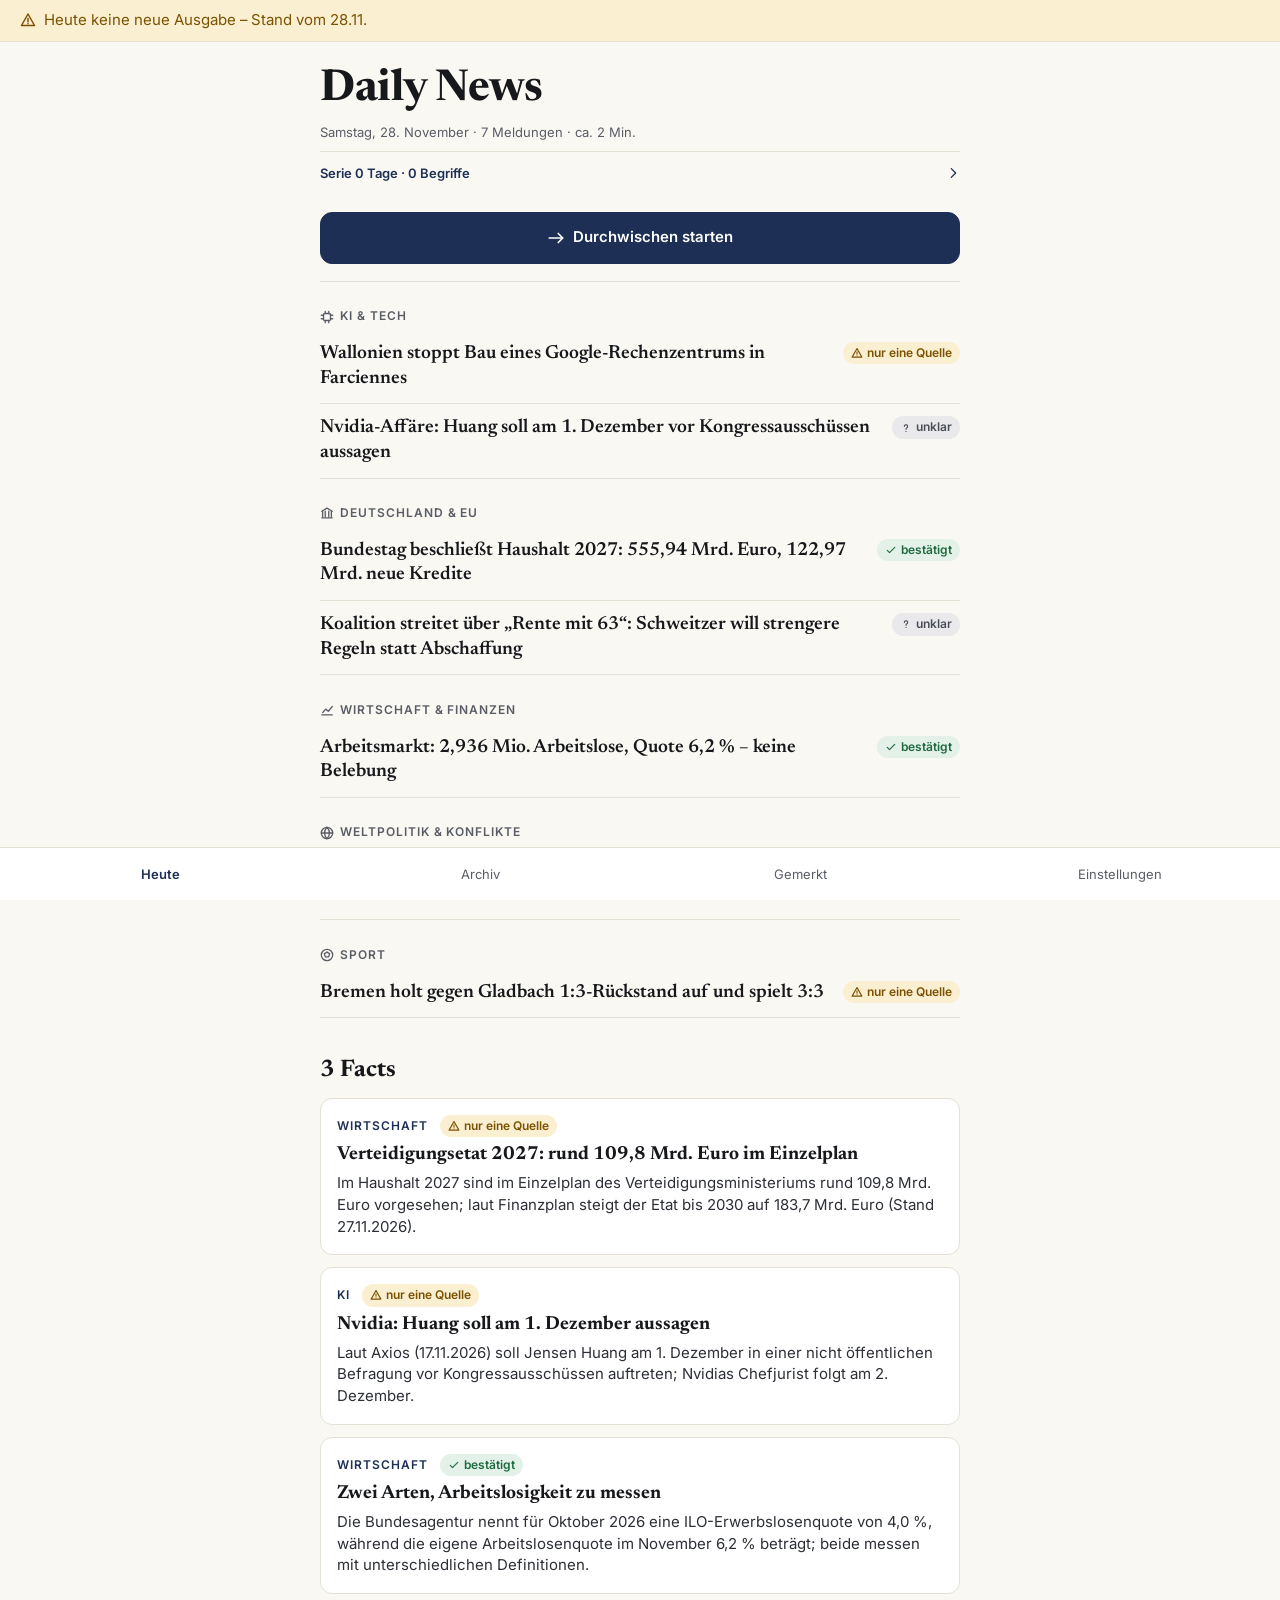
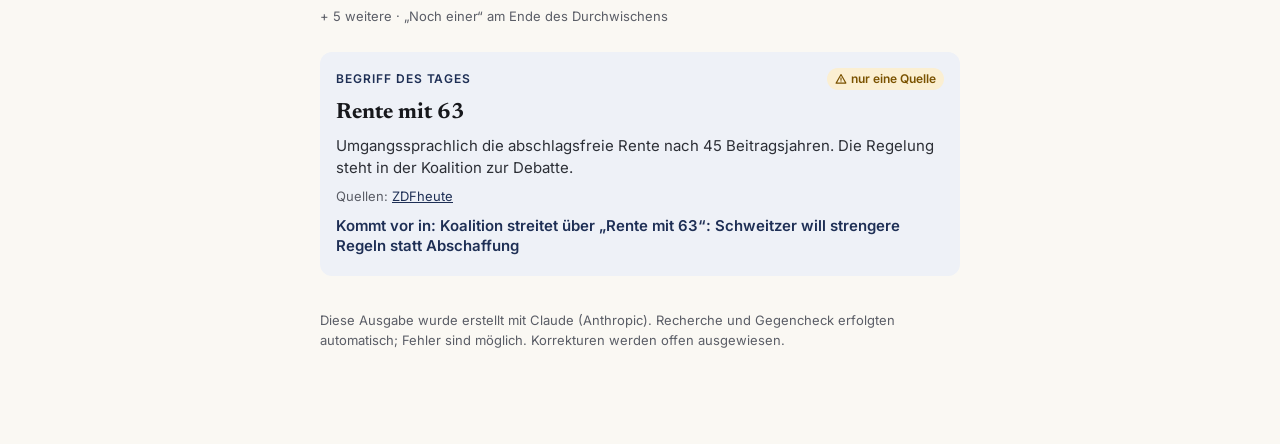
<file: index.html>
<!DOCTYPE html>
<html lang="de">
<head>
  <meta charset="utf-8">
  <meta name="viewport" content="width=device-width, initial-scale=1, viewport-fit=cover">
  <title>Daily News</title>
  <meta name="theme-color" content="#FAF8F3">
  <meta name="apple-mobile-web-app-capable" content="yes">
  <meta name="apple-mobile-web-app-status-bar-style" content="default">
  <meta name="apple-mobile-web-app-title" content="Daily News">
  <link rel="apple-touch-icon" href="icons/icon-180.png">
  <link rel="icon" href="icons/icon.svg" type="image/svg+xml">
  <link rel="manifest" href="manifest.webmanifest">
  <link rel="preload" href="schriften/newsreader-latin-opsz.woff2" as="font" type="font/woff2" crossorigin>
  <link rel="preload" href="schriften/inter-latin-wght.woff2" as="font" type="font/woff2" crossorigin>
  <link rel="stylesheet" href="style.css">
</head>
<body>
  <div id="hinweise" aria-live="polite"></div>
  <main id="inhalt">
    <p class="laden">Lädt …</p>
  </main>
  <nav class="navi" aria-label="Navigation">
    <button class="aktiv" aria-current="page" data-tab="heute">Heute</button>
    <button data-tab="archiv">Archiv</button>
    <button data-tab="gemerkt">Gemerkt</button>
    <button data-tab="einstellungen">Einstellungen</button>
  </nav>
  <div id="wisch" class="wisch" hidden role="dialog" aria-modal="true" aria-label="Meldungen durchwischen"></div>
  <div id="toast" role="status"></div>
  <script type="module" src="app.js"></script>
</body>
</html>
</file>
<file: style.css>
/* Daily News – Styleguide V1 (Design, 18.11.). Basis 17 px, alles in rem. */
/* Schriften lokal im Repo (offline): Inter + Newsreader, variabel, nur lateinischer Zeichensatz, SIL OFL 1.1 (schriften/OFL-*.txt) */
@font-face { font-family: "Inter"; src: url("schriften/inter-latin-wght.woff2") format("woff2");
  font-weight: 400 600; font-style: normal; font-display: swap; }
@font-face { font-family: "Newsreader"; src: url("schriften/newsreader-latin-opsz.woff2") format("woff2");
  font-weight: 400 700; font-style: normal; font-display: swap; }
:root {
  --hg: #FAF8F3; --flaeche: #FFFFFF; --text: #17181C; --gedaempft: #5A5D66; --linie: #E4E0D6;
  --akzent: #1E2F55; --akzent-flaeche: #EEF1F7;
  --ok: #1F6B3F; --ok-f: #E3F1E8; --warn: #7A5200; --warn-f: #FBEFD2;
  --streit: #5B3E96; --streit-f: #ECE6F7; --unklar: #4A4E57; --unklar-f: #E9E9EC;
  --serif: "Newsreader", ui-serif, "New York", Georgia, serif;
  --sans: "Inter", -apple-system, system-ui, sans-serif;
  color-scheme: light;
}
/* Dunkelmodus vorerst aus (18.11.) – Palette steht im Styleguide */
html { font-size: 106.25%; } /* 17 px */
@supports (font: -apple-system-body) { html { font: -apple-system-body; } } /* folgt iPhone-Textgröße */
* { box-sizing: border-box; }
body {
  margin: 0; background: var(--hg); color: var(--text);
  font-family: var(--sans); font-size: 1rem; line-height: 1.55;
  padding: env(safe-area-inset-top) 0 calc(4.5rem + env(safe-area-inset-bottom));
  -webkit-text-size-adjust: 100%;
}
main { padding: 0 20px; max-width: 40rem; margin: 0 auto; }
.laden, .leer { color: var(--gedaempft); padding: 3rem 0; text-align: center; }
.leer h2 { font-family: var(--serif); color: var(--text); font-size: 1.41rem; margin: 0 0 .5rem; }

/* Kopf */
.kopf { padding: 1.5rem 0 1rem; border-bottom: 1px solid var(--linie); }
.kopf h1 { font-family: var(--serif); font-weight: 700; font-size: 2.59rem; line-height: 1.05; margin: 0; letter-spacing: -.01em; }
.meta { color: var(--gedaempft); font-size: .765rem; margin-top: .5rem; }
.beispiel { display: inline-block; margin-top: .5rem; font-size: .706rem; letter-spacing: .08em; text-transform: uppercase;
  color: var(--warn); background: var(--warn-f); padding: 2px 8px; border-radius: 999px; }

/* Hinweisleisten */
#hinweise { position: sticky; top: 0; z-index: 5; }
.hinweis { display: flex; gap: 8px; align-items: flex-start; padding: 10px 20px; font-size: .88rem; line-height: 1.4;
  background: var(--warn-f); color: var(--warn); border-bottom: 1px solid var(--linie); }
.hinweis.offline { background: var(--unklar-f); color: var(--unklar); }
.hinweis.info { background: var(--akzent-flaeche); color: var(--akzent); }
.hinweis svg { flex: none; margin-top: 2px; }

/* Bereiche + Liste */
.bereich { margin-top: 1.5rem; }
.bereich-titel { display: flex; align-items: center; gap: 6px; font-size: .706rem; font-weight: 600;
  letter-spacing: .08em; text-transform: uppercase; color: var(--gedaempft); margin: 0 0 4px; }
.liste { list-style: none; margin: 0; padding: 0; }
.liste li { border-bottom: 1px solid var(--linie); }
.zeile { display: flex; gap: 12px; align-items: flex-start; justify-content: space-between; width: 100%;
  padding: 12px 0; min-height: 44px; background: none; border: 0; font: inherit; color: inherit; text-align: left; cursor: pointer; }
.zeile:active { background: var(--akzent-flaeche); }
.liste .schlagzeile { font-family: var(--serif); font-weight: 600; font-size: 1.118rem; line-height: 1.3; }
.status { flex: none; display: inline-flex; align-items: center; gap: 4px; border-radius: 999px; padding: 2px 8px;
  font-size: .706rem; font-weight: 600; white-space: nowrap; }
.status.bestaetigt { color: var(--ok); background: var(--ok-f); }
.status.eine_quelle { color: var(--warn); background: var(--warn-f); }
.status.umstritten { color: var(--streit); background: var(--streit-f); }
.status.unklar { color: var(--unklar); background: var(--unklar-f); }

/* Facts + Begriff */
.abschnitt { font-family: var(--serif); font-size: 1.41rem; margin: 2rem 0 .5rem; }
.karte { background: var(--flaeche); border: 1px solid var(--linie); border-radius: 12px; padding: 16px; margin-bottom: 12px; }
.karte h3 { font-family: var(--serif); font-size: 1.118rem; margin: 0 0 4px; }
.karte p { margin: 0; }
.begriff { background: var(--akzent-flaeche); border-color: transparent; }
.begriff .label { font-size: .706rem; letter-spacing: .08em; text-transform: uppercase; color: var(--akzent); font-weight: 600; }
.transparenz { color: var(--gedaempft); font-size: .765rem; margin: 2rem 0 1rem; }

/* Navigation unten */
.navi { position: fixed; left: 0; right: 0; bottom: 0; display: flex; background: var(--flaeche);
  border-top: 1px solid var(--linie); padding-bottom: env(safe-area-inset-bottom); }
.navi button { flex: 1; min-height: 52px; background: none; border: 0; font: inherit; font-size: .765rem; color: var(--gedaempft); }
.navi button.aktiv { color: var(--akzent); font-weight: 600; }
.navi button:disabled { opacity: .45; }

/* Toast */
#toast { position: fixed; left: 50%; bottom: calc(5rem + env(safe-area-inset-bottom)); transform: translate(-50%, 1rem);
  background: var(--akzent); color: var(--hg); padding: 10px 16px; border-radius: 12px; font-size: .88rem;
  opacity: 0; pointer-events: none; transition: opacity .25s, transform .25s; z-index: 30; }
#toast.sichtbar { opacity: 1; transform: translate(-50%, 0); }

/* ---------- Knöpfe ---------- */
.knopf { display: flex; align-items: center; justify-content: center; gap: 8px; width: 100%; min-height: 52px;
  border: 1px solid #D6D2C7; border-radius: 12px; background: var(--flaeche); color: var(--text);
  font: inherit; font-size: .88rem; font-weight: 600; cursor: pointer; }
.knopf.haupt { background: var(--akzent); border-color: var(--akzent); color: #FFFFFF; }
.knopf.weiss { background: #FFFFFF; border: 0; color: var(--akzent); min-height: 48px; border-radius: 10px; }
.start-wisch { margin-top: 1rem; }

/* ---------- Wisch-Modus ---------- */
body.wisch-offen { overflow: hidden; }
.wisch { position: fixed; inset: 0; z-index: 20; background: var(--hg); display: flex; flex-direction: column;
  padding-top: env(safe-area-inset-top); }
.wisch[hidden] { display: none; }
.wisch-leiste { flex: none; padding: 12px 20px 0; display: flex; flex-direction: column; gap: 4px; }
.fortschritt { display: flex; gap: 4px; }
.fortschritt span { flex: 1; height: 3px; border-radius: 2px; background: #D6D2C7; transition: background .2s; }
.fortschritt span.an { background: var(--akzent); }
.wisch-kopf { display: flex; justify-content: space-between; align-items: center; }
.rund { width: 44px; height: 44px; margin-left: -10px; border: 0; background: transparent; color: var(--text);
  display: flex; align-items: center; justify-content: center; cursor: pointer; }
.rund-platz { width: 44px; height: 44px; }
.zaehler { font-size: .765rem; color: var(--gedaempft); }
.spur { flex: 1; min-height: 0; display: flex; overflow-x: auto; overflow-y: hidden; scroll-snap-type: x mandatory;
  overscroll-behavior-x: contain; scrollbar-width: none; outline: none; }
.spur::-webkit-scrollbar { display: none; }
.seite { position: relative; flex: 0 0 100%; height: 100%; overflow-y: auto; scroll-snap-align: start; scroll-snap-stop: always;
  -webkit-overflow-scrolling: touch; overscroll-behavior-y: contain; padding: 0 20px calc(24px + env(safe-area-inset-bottom)); }
.seite > div { max-width: 40rem; margin: 0 auto; }

/* Ebene 1 */
.ebene1 { min-height: 100%; display: flex; flex-direction: column; gap: 20px; padding-top: 8px; }
.zeile-oben { display: flex; align-items: center; justify-content: space-between; gap: 12px; flex-wrap: wrap; }
.bereich-label { display: flex; align-items: center; gap: 8px; font-size: .706rem; font-weight: 600;
  letter-spacing: .08em; text-transform: uppercase; color: var(--akzent); }
.status.gross { font-size: .765rem; padding: 5px 10px; gap: 6px; }
.chips { display: flex; flex-wrap: wrap; gap: 6px; margin-top: -8px; }
.chip { display: inline-flex; align-items: center; gap: 6px; padding: 4px 9px; border-radius: 999px; font-size: .706rem; font-weight: 600; }
.chip.info { background: var(--akzent-flaeche); color: var(--akzent); }
.chip.neutral { background: #F3F1EC; color: #3F424A; }
.wisch-titel { margin: 0; font-family: var(--serif); font-size: 2rem; line-height: 1.12; font-weight: 700; letter-spacing: -.01em;
  overflow-wrap: break-word; }
.kurz { margin: 0; color: #2C2F36; }
.luft { flex: 1; }
.wisch-tipp { margin: -8px 0 0; text-align: center; font-size: .765rem; color: var(--gedaempft); }

/* Kästen */
.kasten { margin: 0; padding: 12px 14px; border-radius: 10px; font-size: .824rem; line-height: 1.45; }
.kasten.warn { background: var(--warn-f); color: #5C3E00; }
.kasten.grau { background: var(--unklar-f); color: #2C2F36; }
.kasten.neutral { background: #F3F1EC; color: #2C2F36; }
.kasten.neutral strong { font-weight: 600; }
.kasten.akzent { background: var(--akzent-flaeche); padding: 16px; border-radius: 12px; display: flex; flex-direction: column; gap: 6px; }
.kasten.warum p { margin: 0; font-family: var(--serif); font-size: 1.06rem; line-height: 1.45; color: var(--text); }
.klein-text { margin: 0; font-size: .824rem; line-height: 1.5; color: #2C2F36; }

/* Ebene 2 + 3 */
.ebene2, .ebene3 { display: flex; flex-direction: column; gap: 22px; padding-top: 40px; }
.ebene-kopf { display: flex; flex-direction: column; gap: 8px; padding-bottom: 16px; border-bottom: 1px solid var(--linie); }
.ebene-kopf.dick { border-bottom: 2px solid var(--text); }
.ebene-titel { margin: 0; font-family: var(--serif); font-size: 1.41rem; line-height: 1.2; font-weight: 700; overflow-wrap: break-word; }
.label { margin: 0; font-size: .706rem; font-weight: 600; letter-spacing: .08em; text-transform: uppercase; color: var(--gedaempft); }
.label.akzent { color: var(--akzent); }
.label.streit { color: var(--streit); }
.unterzeile { margin: 0; font-size: .765rem; color: var(--gedaempft); }
.block { display: flex; flex-direction: column; gap: 10px; }
.block > p { margin: 0; }
.kopfzeile { display: flex; justify-content: space-between; align-items: center; gap: 8px; flex-wrap: wrap; }
.abschnitt-titel { margin: 0; font-family: var(--serif); font-size: 1.3rem; font-weight: 700; }
.serif-text { font-family: var(--serif); font-size: 1.118rem; line-height: 1.5; }

/* Quellen-Karten */
.quelle { display: flex; flex-direction: column; gap: 3px; min-height: 44px; padding: 12px 14px; border: 1px solid var(--linie);
  border-radius: 10px; background: var(--flaeche); text-decoration: none; color: var(--text); }
a.quelle:active { background: var(--akzent-flaeche); }
.quelle.quer { flex-direction: row; align-items: center; gap: 12px; }
.quelle.quer svg { flex: none; color: var(--gedaempft); }
.q-text { flex: 1; display: flex; flex-direction: column; gap: 2px; }
.q-kopf { display: flex; gap: 8px; align-items: center; flex-wrap: wrap; }
.q-medium { font-size: .765rem; font-weight: 600; color: var(--akzent); }
.primaer { font-size: .647rem; font-weight: 600; padding: 2px 6px; border-radius: 4px; background: var(--akzent); color: #FFFFFF; }
.q-titel { font-size: .88rem; line-height: 1.35; overflow-wrap: anywhere; }
.q-datum { font-size: .706rem; color: var(--gedaempft); }
.klein { display: inline-flex; align-items: center; min-height: 44px; font-size: .765rem; color: var(--akzent); margin: -12px 0; }

/* Positionen */
.position { padding: 14px 16px; border: 1px solid var(--linie); border-radius: 12px; background: var(--flaeche);
  display: flex; flex-direction: column; gap: 6px; }
.position p { margin: 0; font-size: .94rem; line-height: 1.5; }

/* Benchmarks */
.tests { display: flex; flex-direction: column; background: var(--flaeche); border: 1px solid var(--linie); border-radius: 12px; }
.tests.gestrichelt { background: transparent; border: 1px dashed #C9C5BB; }
.test { padding: 12px 14px; display: flex; flex-direction: column; gap: 4px; border-bottom: 1px solid var(--linie); }
.tests.gestrichelt .test { border-bottom-style: dashed; border-bottom-color: #C9C5BB; }
.test:last-child { border-bottom: 0; }
.test-name { font-size: .88rem; font-weight: 600; }
.test-wert { font-size: .824rem; color: #2C2F36; }
.leer-test { padding: 16px; gap: 6px; }

/* Mehr dazu lernen */
.lernen { padding: 18px 16px; border-radius: 12px; background: var(--akzent); color: #FFFFFF; display: flex; flex-direction: column; gap: 12px; }
.lernen-titel { font-family: var(--serif); font-size: 1.18rem; font-weight: 600; }
.lernen-text { font-size: .824rem; line-height: 1.45; color: #D9E0EE; }
.knopf[aria-disabled="true"] { opacity: .75; }

/* ---------- Facts + Begriff (Schritt 3) ---------- */
.knopf.text { background: transparent; border: 0; color: var(--akzent); min-height: 48px; }
.knopf.links { justify-content: flex-start; text-align: left; padding: 0; font-weight: 600; line-height: 1.35; }
.uebrig { font-weight: 400; color: #D9E0EE; }
.mitte { text-align: center; }
.facts-kopf { display: flex; justify-content: space-between; align-items: baseline; }
.facts-ueberschrift { font-size: 1.76rem; }
.fact-karte { padding: 22px 20px; border-radius: 16px; background: var(--flaeche); border: 1px solid var(--linie);
  display: flex; flex-direction: column; gap: 14px; }
.fact-titel { margin: 0; font-family: var(--serif); font-size: 1.65rem; line-height: 1.15; font-weight: 700; overflow-wrap: break-word; }
.fact-text { margin: 0; }
.fact-quellen { margin: -12px 0; font-size: .765rem; color: var(--gedaempft); line-height: 20px; }
.fact-quellen a { display: inline-block; color: var(--akzent); padding: 12px 0; line-height: 20px; }
.fact-knoepfe { display: flex; flex-direction: column; gap: 10px; }
/* Startseite: Fact-Karten zum Antippen + Begriff */
.fact-teaser { display: flex; flex-direction: column; gap: 6px; width: 100%; text-align: left; font: inherit; color: inherit; cursor: pointer; }
.fact-teaser:active { background: var(--akzent-flaeche); }
.teaser-titel { font-family: var(--serif); font-size: 1.118rem; font-weight: 700; line-height: 1.25; }
.teaser-text { font-size: .88rem; line-height: 1.45; color: #2C2F36; }
section.begriff { margin-top: 1.5rem; padding: 16px; background: var(--akzent-flaeche); border-radius: 12px; display: flex; flex-direction: column; gap: 6px; }
.begriff-wort { margin: 0; font-family: var(--serif); font-size: 1.3rem; font-weight: 700; }
.begriff-text { margin: 0; font-size: .88rem; line-height: 1.45; color: #2C2F36; }

/* ---------- Archiv (Schritt 4) ---------- */
.archiv-kopf { border-bottom: 1px solid var(--text); }
.archiv-liste { list-style: none; margin: 0; padding: 0; }
.archiv-liste li { border-bottom: 1px solid var(--linie); }
.archiv-zeile { display: flex; gap: 14px; align-items: center; width: 100%; min-height: 44px; padding: 14px 0;
  background: none; border: 0; font: inherit; color: inherit; text-align: left; cursor: pointer; }
.archiv-zeile:active { background: var(--akzent-flaeche); }
.archiv-zeile[aria-disabled="true"] { opacity: .5; }
.archiv-zeile > svg { flex: none; color: var(--gedaempft); }
.archiv-datum { width: 44px; flex: none; display: flex; flex-direction: column; align-items: center; }
.archiv-tag { font-family: var(--serif); font-size: 1.41rem; font-weight: 700; line-height: 1; }
.archiv-wt { font-size: .647rem; font-weight: 600; text-transform: uppercase; color: var(--gedaempft); }
.archiv-text { flex: 1; display: flex; flex-direction: column; gap: 4px; min-width: 0; }
.archiv-schlagzeile { font-family: var(--serif); font-size: 1rem; line-height: 1.25; font-weight: 600; overflow-wrap: break-word; }
.archiv-meta { display: flex; gap: 8px; align-items: center; flex-wrap: wrap; font-size: .706rem; color: var(--gedaempft); }
.korr-chip { font-weight: 600; color: var(--warn); background: var(--warn-f); padding: 2px 6px; border-radius: 4px; }
.zurueck { display: inline-flex; align-items: center; gap: 4px; min-height: 44px; margin: -8px 0 4px -6px; padding: 0 6px;
  background: none; border: 0; font: inherit; font-size: .88rem; font-weight: 600; color: var(--akzent); cursor: pointer; }
.kopf h1.archiv-titel { font-size: 1.76rem; line-height: 1.15; }

/* ---------- Korrekturen (Schritt 5) – ⚠️-Farben mit Stift ---------- */
.korr-kasten { margin-top: 1rem; padding: 14px 16px; border-radius: 12px; background: var(--warn-f); display: flex; flex-direction: column; gap: 6px; }
.korr-titel { display: flex; align-items: center; gap: 8px; font-size: .706rem; font-weight: 600; letter-spacing: .08em; text-transform: uppercase; color: var(--warn); }
.korr-text { font-size: .88rem; line-height: 1.45; color: var(--text); }
.korr-kasten .fact-quellen a { color: var(--warn); }
.korr-link { align-self: flex-start; min-height: 44px; margin: -6px 0 -10px; padding: 0; background: none; border: 0; font: inherit;
  font-size: .824rem; font-weight: 600; color: var(--warn); text-decoration: underline; cursor: pointer; }
.korr-banner { margin: 0; display: flex; gap: 8px; align-items: flex-start; padding: 10px 14px; border-radius: 10px;
  background: var(--warn-f); color: var(--warn); font-size: .765rem; line-height: 1.4; }
.korr-banner svg { flex: none; margin-top: 2px; }
.korr-banner strong { font-weight: 600; }
.korr-banner.klein-banner { margin-top: 12px; border-radius: 8px; }
.zeile.ist-korrigiert .schlagzeile { color: var(--gedaempft); }

/* ---------- Einstellungen (Schritt 6) ---------- */
.einst-block { margin-top: 1.5rem; display: flex; flex-direction: column; gap: 6px; }
.einst-liste { background: var(--flaeche); border: 1px solid var(--linie); border-radius: 12px; margin-top: 4px; }
.einst-zeile { display: flex; align-items: center; gap: 12px; min-height: 52px; padding: 0 14px; border-bottom: 1px solid var(--linie); }
.einst-zeile:last-child { border-bottom: 0; }
.einst-name { flex: 1; display: flex; align-items: center; gap: 10px; font-size: .94rem; }
.einst-name svg { color: var(--gedaempft); }
.schalter { position: relative; flex: none; width: 51px; height: 31px; border: 0; border-radius: 16px; padding: 2px; cursor: pointer;
  background: #D6D2C7; display: flex; justify-content: flex-start; transition: background .2s; }
.schalter::before { content: ""; position: absolute; inset: -7px -2px; } /* Tippfläche ≥ 44 px */
.schalter span { width: 27px; height: 27px; border-radius: 14px; background: #FFFFFF; transition: transform .2s; }
.schalter[aria-checked="true"] { background: var(--akzent); }
.schalter[aria-checked="true"] span { transform: translateX(20px); }
.einst-text { margin: 0; font-size: .94rem; line-height: 1.5; }
.klein-leer { padding: 2rem 0 0; display: flex; flex-direction: column; gap: 12px; }
.klein-leer p { margin: 0; }

/* ---------- Merken (Schritt 7) ---------- */
.rund.rechts { margin-left: 0; margin-right: -10px; }
.rund-platz { display: none; }
.voll svg path { fill: currentColor; }
[data-merken-aktuell].voll, .knopf.quadrat.voll, .gemerkt-weg { color: var(--akzent); }
.knopf-reihe { display: flex; gap: 10px; }
.knopf-reihe .knopf.haupt { flex: 1; width: auto; }
.knopf.quadrat { flex: none; width: 52px; padding: 0; }
.gemerkt-liste { list-style: none; margin: 0; padding: 0; }
.gemerkt-zeile { display: flex; gap: 12px; align-items: flex-start; padding: 6px 0; border-bottom: 1px solid var(--linie); }
.gemerkt-oeffnen { flex: 1; display: flex; flex-direction: column; gap: 4px; min-height: 44px; padding: 8px 0; background: none; border: 0;
  font: inherit; color: inherit; text-align: left; cursor: pointer; }
.gemerkt-oeffnen:active { background: var(--akzent-flaeche); }
.gemerkt-titel { font-family: var(--serif); font-size: 1.06rem; line-height: 1.25; font-weight: 600; overflow-wrap: break-word; }
.gemerkt-weg { flex: none; margin: 2px -10px 0 0; }
body.wisch-offen #toast { bottom: auto; top: calc(64px + env(safe-area-inset-top)); } /* im Wisch-Modus nicht über den Knöpfen unten */

/* ---------- Mehr dazu lernen (Schritt 8) ---------- */
.lern-fenster { position: absolute; inset: 0; z-index: 25; background: rgba(23, 24, 28, .45); display: flex; align-items: flex-end; }
.lern-karte { width: 100%; background: var(--hg); border-radius: 16px 16px 0 0; padding: 20px 20px calc(20px + env(safe-area-inset-bottom));
  display: flex; flex-direction: column; gap: 12px; }
.lern-karte .lernen-titel { color: var(--text); }
.lern-text { width: 100%; font: inherit; font-size: .88rem; line-height: 1.45; padding: 12px; border: 1px solid var(--linie); border-radius: 10px;
  background: var(--flaeche); color: var(--text); resize: none; -webkit-user-select: text; user-select: text; }
a.knopf { text-decoration: none; }

/* ---------- Fortschritt (V2 #1, 0.10.0) ---------- */
.fortschritt-kopf { display: flex; align-items: center; justify-content: space-between; gap: 8px; width: 100%; min-height: 44px;
  margin-top: .5rem; padding: 0; background: none; border: 0; border-top: 1px solid var(--linie); font: inherit;
  font-size: .765rem; font-weight: 600; color: var(--akzent); text-align: left; cursor: pointer; }
.fortschritt-kopf:active { background: var(--akzent-flaeche); }
.fortschritt-kopf > svg { flex: none; color: var(--akzent); }
.kopf h1.fp-titel { font-size: 2rem; line-height: 1.1; }
.fp-block { display: flex; flex-direction: column; gap: 10px; margin-top: 1.75rem; }
.fp-gross { font-family: var(--serif); font-size: 2.6rem; font-weight: 700; line-height: 1; }
.fp-serie { display: flex; align-items: baseline; gap: 10px; flex-wrap: wrap; }
.fp-serie-text { font-size: 1.06rem; }
.fp-erklaer { margin: 0; font-size: .88rem; line-height: 1.45; color: var(--gedaempft); }
.fp-leer { margin: 0; font-family: var(--serif); font-size: 1.18rem; font-weight: 600; }
.gedaempft { color: var(--gedaempft); font-size: .88rem; }
.raster30 { display: grid; grid-template-columns: repeat(10, 1fr); gap: 6px; }
.raster30 span { display: block; aspect-ratio: 1 / 1; border-radius: 6px; background: var(--flaeche); border: 1px solid #D6D2C7; box-sizing: border-box; }
.raster30 span.an { background: var(--akzent); border-color: var(--akzent); }
.raster30 span.heute { box-shadow: 0 0 0 2px var(--hg), 0 0 0 4px var(--akzent); }
.raster-beschr { display: flex; justify-content: space-between; font-size: .706rem; color: var(--gedaempft); }
.raster-legende { display: flex; gap: 16px; font-size: .765rem; color: var(--gedaempft); }
.legende { display: inline-flex; align-items: center; gap: 6px; }
.mini { display: inline-block; width: 12px; height: 12px; border-radius: 3px; background: var(--flaeche); border: 1px solid #D6D2C7; box-sizing: border-box; }
.mini.an { background: var(--akzent); border-color: var(--akzent); }
.fp-wdh { display: flex; flex-direction: column; gap: 14px; padding: 20px; background: var(--flaeche); border: 1px solid var(--linie); border-radius: 16px; }
.fp-wdh-text { margin: 0; font-size: .94rem; line-height: 1.5; }
.lex-liste { list-style: none; margin: 0; padding: 0; }
.lex-liste li { border-bottom: 1px solid var(--linie); }
.lex-zeile { display: flex; align-items: center; gap: 12px; width: 100%; min-height: 56px; padding: 10px 0; background: none; border: 0;
  font: inherit; color: inherit; text-align: left; cursor: pointer; }
.lex-zeile:active { background: var(--akzent-flaeche); }
.lex-zeile > svg { flex: none; color: var(--gedaempft); }
.lex-text { flex: 1; min-width: 0; display: flex; flex-direction: column; gap: 2px; }
.lex-wort { font-family: var(--serif); font-size: 1.18rem; font-weight: 600; line-height: 1.25; overflow-wrap: break-word; }
.lex-eintrag { display: flex; flex-direction: column; gap: 14px; margin-top: 1.5rem; }
.lex-wort-gross { margin: 0; font-family: var(--serif); font-size: 1.76rem; font-weight: 700; line-height: 1.15; overflow-wrap: break-word; }
.lex-erklaerung { margin: 0; font-size: 1.06rem; line-height: 1.55; }
.lex-eintrag + .knopf.text { margin-top: 1rem; }
.wdh-kopf { display: flex; justify-content: space-between; align-items: center; }
.wdh-leiste { margin: 14px 0 18px; }
.wdh-karte { display: flex; flex-direction: column; gap: 14px; width: 100%; min-height: 260px; padding: 22px 20px; background: var(--flaeche);
  border: 1px solid var(--linie); border-radius: 16px; font: inherit; color: inherit; text-align: left; }
button.wdh-karte { cursor: pointer; }
button.wdh-karte:active { background: var(--akzent-flaeche); }
.wdh-karte .fp-erklaer { margin-top: auto; }
.wdh-wort { font-family: var(--serif); font-size: 2.1rem; font-weight: 700; line-height: 1.15; overflow-wrap: break-word; }
.wdh-erkl { font-size: 1.06rem; line-height: 1.55; }
.wdh-ende { display: flex; flex-direction: column; gap: 8px; margin: 1rem 0 1.5rem; }
.wdh-ende h2 { margin: 0; font-family: var(--serif); font-size: 1.41rem; font-weight: 600; }

/* Verstanden (Facts-Seite) */
.fact-platz { display: flex; flex-direction: column; gap: 16px; }
.fact-platz > section.begriff { margin-top: 0; }
.verstanden { display: flex; flex-direction: column; gap: 8px; }
.knopf.verstanden-knopf { background: var(--flaeche); border: 1.5px solid var(--akzent); color: var(--akzent); font-size: .94rem; transition: background-color .2s; }
.knopf.im-lexikon { background: var(--akzent-flaeche); border: 0; color: var(--akzent); font-size: .94rem; opacity: 1; }
.knopf.im-lexikon:disabled { cursor: default; }
.verstanden-hinweis { margin: 0; font-size: .765rem; line-height: 1.4; color: var(--gedaempft); }
@media (prefers-reduced-motion: reduce) { .knopf.verstanden-knopf { transition: none; } }
</file>
